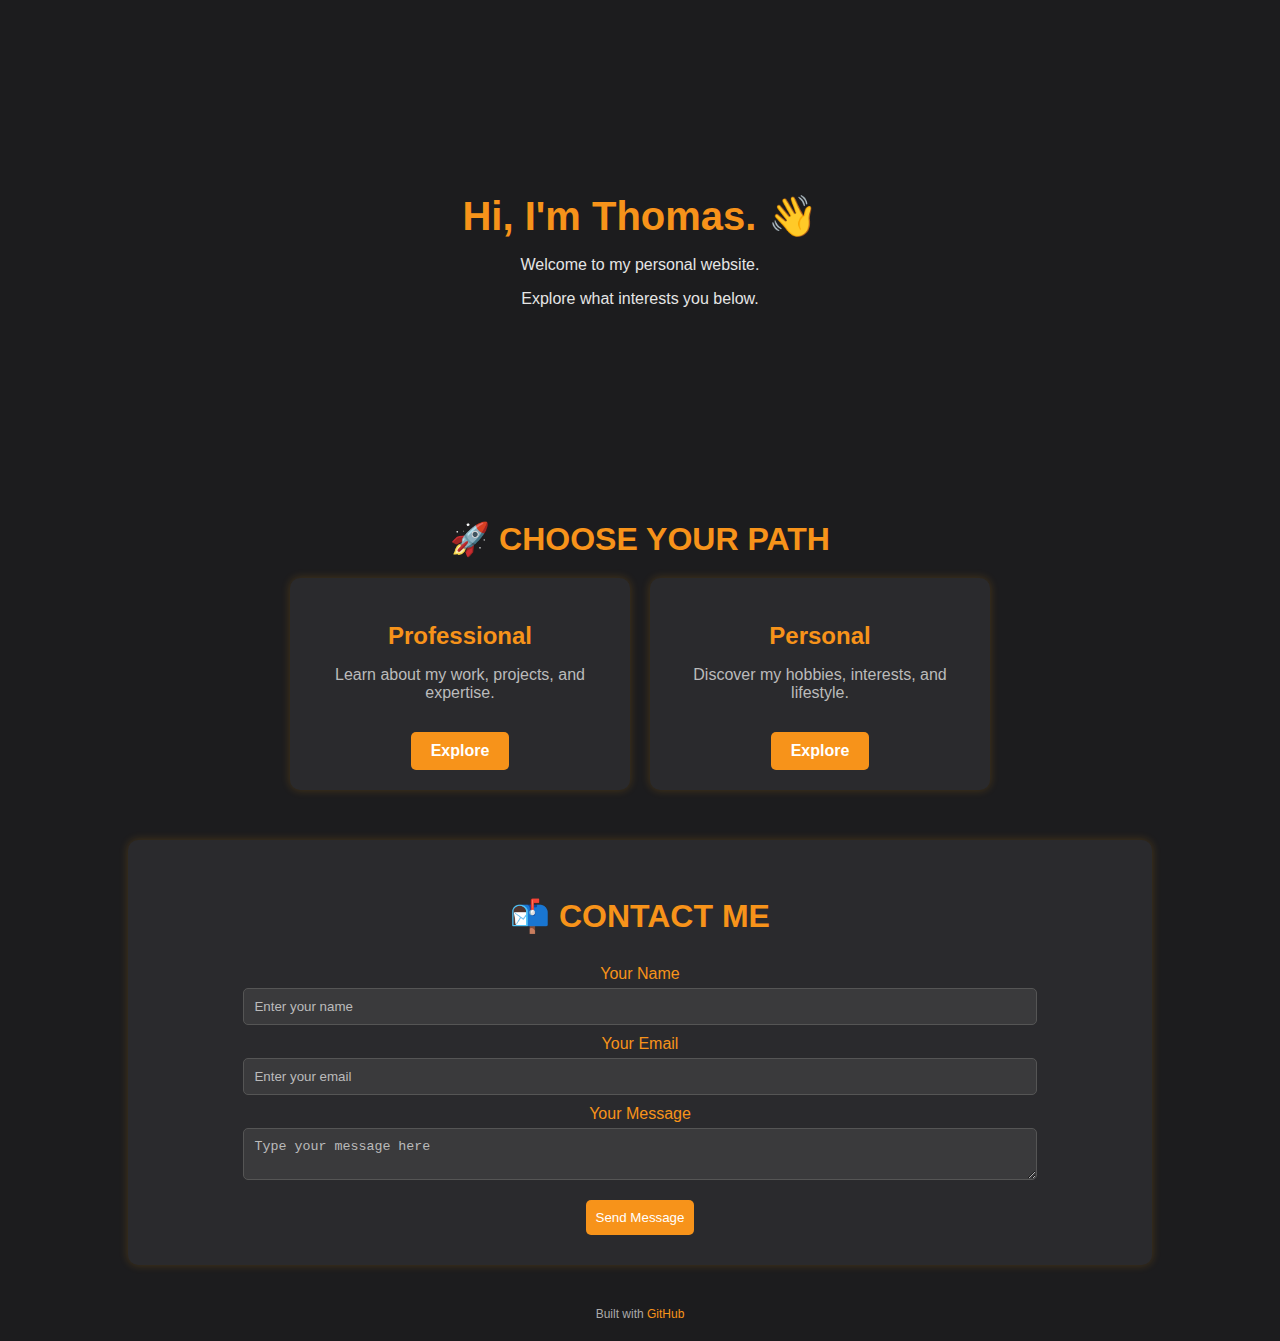
<file: index.html>
<!DOCTYPE html>
<html lang="en">
<head>
  <meta charset="UTF-8" />
  <meta name="viewport" content="width=device-width, initial-scale=1" />
  <meta name="color-scheme" content="light dark" />
  <title>Welcome to My Portfolio</title>
  <meta name="description" content="This is my personal portfolio and contact page." />
  <link rel="stylesheet" href="css/main.css" />
</head>
<body>

  <!-- Hero Section -->
  <section class="hero">
    <header>
      <h1>Hi, I'm Thomas. 👋</h1>
      <p>Welcome to my personal website.</p>
      <p>Explore what interests you below.</p>
    </header>
  </section>
  
  <!-- Choose Your Path Section -->
  <section id="choose-path">
    <h2>🚀 Choose Your Path</h2>
    <div class="cards-container">
      <!-- Professional Card -->
      <div class="card">
        <h3>Professional</h3>
        <p>Learn about my work, projects, and expertise.</p>
        <a href="professional.html" class="button">Explore</a>
      </div>

      <!-- Personal Card -->
      <div class="card">
        <h3>Personal</h3>
        <p>Discover my hobbies, interests, and lifestyle.</p>
        <a href="personal.html" class="button">Explore</a>
      </div>
    </div>
  </section>

  <!-- Contact Section -->
  <section id="contact-info">
    <h2>📬 Contact Me</h2>
    <form>
      <label for="name">Your Name</label>
      <input id="name" name="name" type="text" placeholder="Enter your name" required />

      <label for="email">Your Email</label>
      <input id="email" name="email" type="email" placeholder="Enter your email" required />

      <label for="message">Your Message</label>
      <textarea id="message" name="message" placeholder="Type your message here" required></textarea>

      <button type="submit">Send Message</button>
    </form>
  </section>

  <!-- Footer -->
  <footer>
    <small>
      Built with <a href="https://github.com/thb3893/thb3893.github.io">GitHub</a>
    </small>
  </footer>

  <script src="js/main.js"></script>
</body>
</html>
</file>
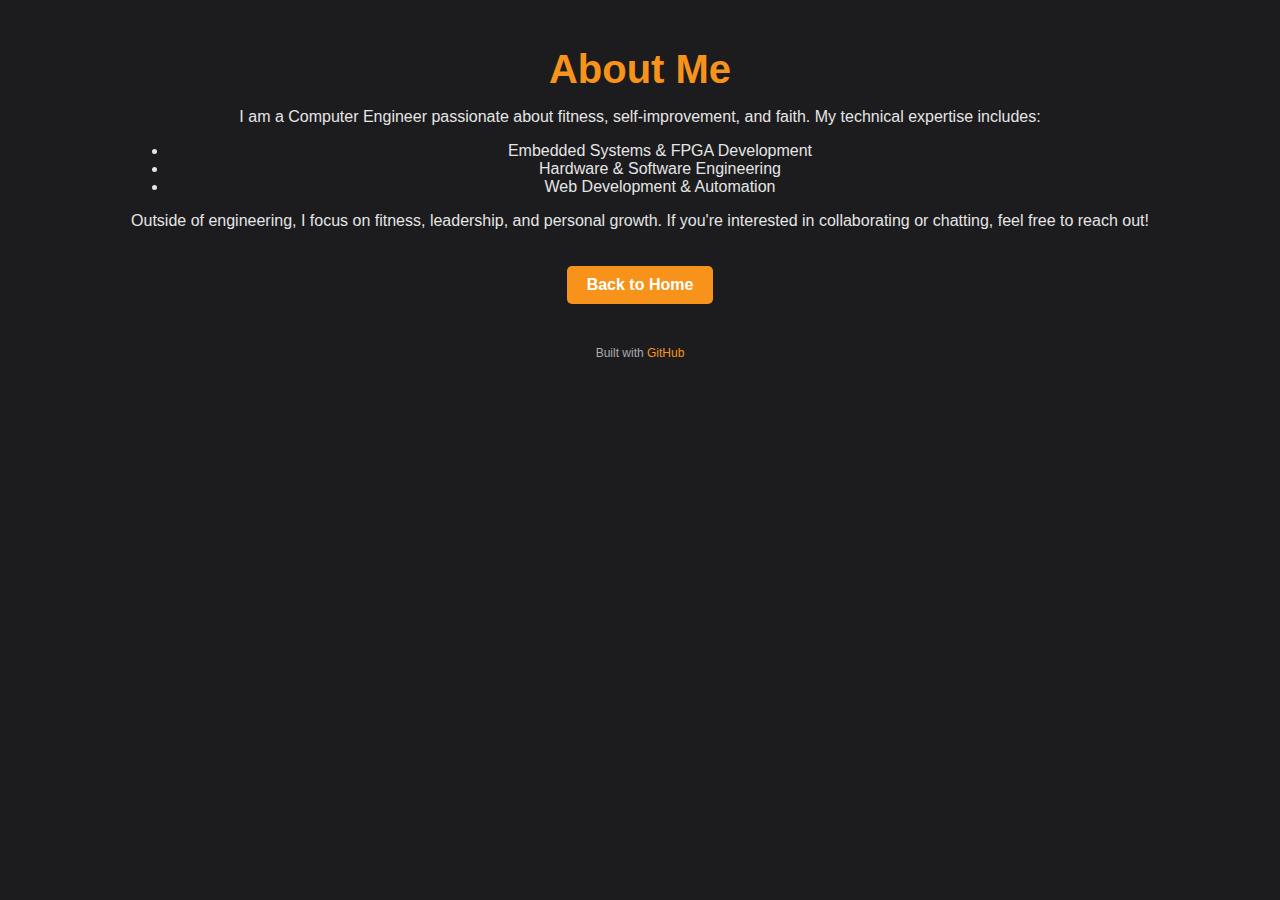
<file: about.html>
<!DOCTYPE html>
<html lang="en">
<head>
    <meta charset="UTF-8" />
    <meta name="viewport" content="width=device-width, initial-scale=1" />
    <meta name="color-scheme" content="light dark" />
    <title>About Me</title>
    <meta name="description" content="Learn more about Thomas." />
    <link rel="stylesheet" href="css/main.css" />
</head>

<body>
    <main>
        <header>
            <h1>About Me</h1>
        </header>

        <section>
            <p>
                I am a Computer Engineer passionate about fitness, self-improvement, and faith. 
                My technical expertise includes:
            </p>
            <ul>
                <li>Embedded Systems & FPGA Development</li>
                <li>Hardware & Software Engineering</li>
                <li>Web Development & Automation</li>
            </ul>
            <p>
                Outside of engineering, I focus on fitness, leadership, and personal growth. 
                If you're interested in collaborating or chatting, feel free to reach out!
            </p>
        </section>

        <a href="index.html" class="button">Back to Home</a>
    </main>

    <footer>
        <small>
            Built with <a href="https://github.com/thb3893/thb3893.github.io">GitHub</a>
        </small>
    </footer>

    <script src="js/main.js"></script>
</body>
</html>
</file>
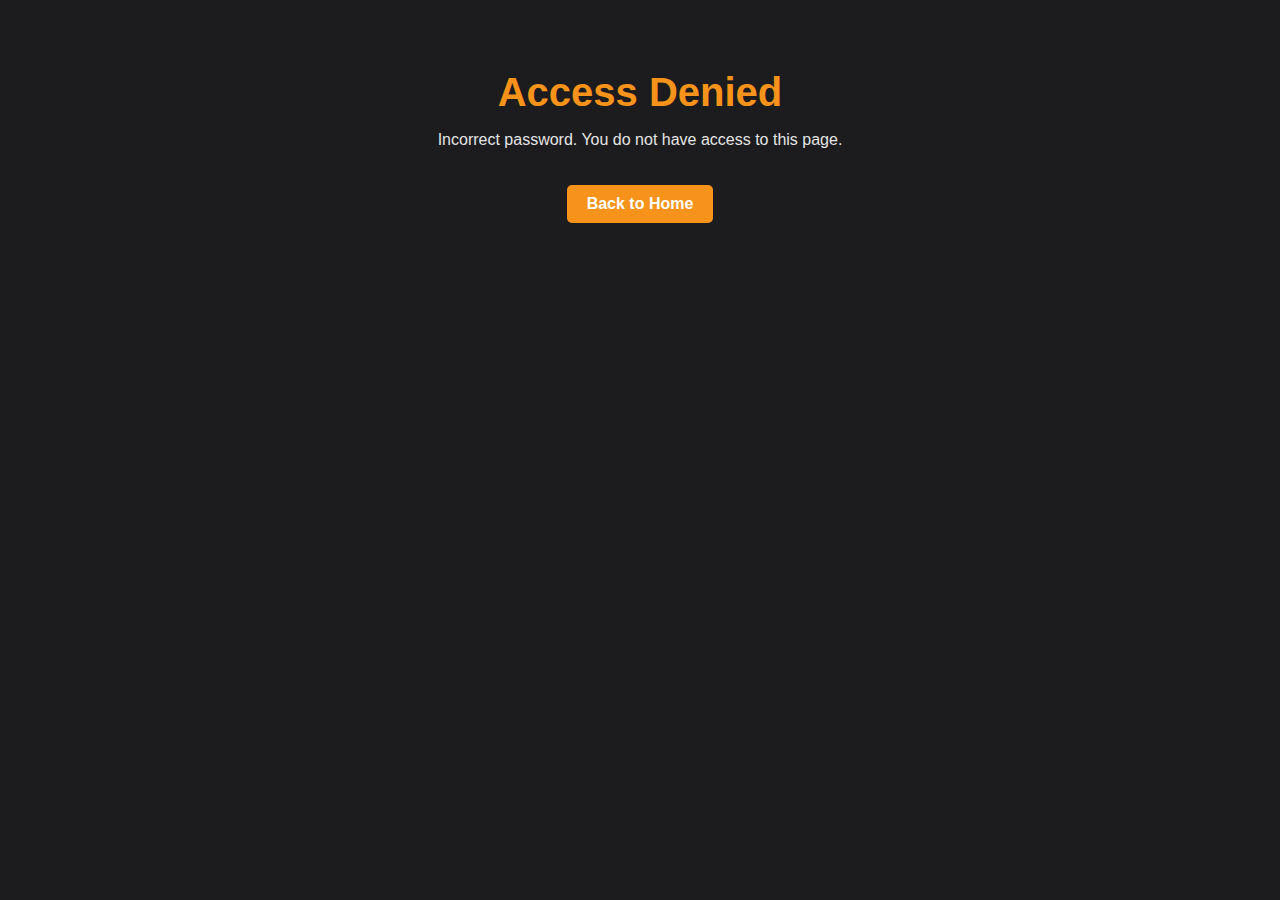
<file: personal.html>
<!DOCTYPE html>
<html lang="en">
<head>
  <meta charset="UTF-8" />
  <meta name="viewport" content="width=device-width, initial-scale=1" />
  <meta name="color-scheme" content="light dark" />
  <title>Personal - Thomas' Lifestyle</title>
  <meta name="description" content="Explore Thomas' personal side—hobbies, fitness journey, and lifestyle tips." />
  <link rel="stylesheet" href="css/main.css" />
</head>
<body>
  <!-- Fake Password Prompt -->
  <script>
    // Prompt user for password before showing content
    const userPassword = prompt("Enter password to access this page:");
    const correctPassword = "99";
    
    if (userPassword !== correctPassword) {
      // Overwrite entire page with "Access Denied"
      document.documentElement.innerHTML = `
        <head>
          <title>Access Denied</title>
          <link rel="stylesheet" href="css/main.css" />
        </head>
        <body>
          <main style="text-align: center; margin-top: 50px;">
            <h1>Access Denied</h1>
            <p>Incorrect password. You do not have access to this page.</p>
            <a href="index.html" class="button">Back to Home</a>
          </main>
        </body>
      `;
    }
  </script>

  <main>
    <!-- Personal Introduction -->
    <header>
      <h1>Welcome to My Personal Page</h1>
      <p>Discover my passions, fitness journey, and the things that inspire me every day.</p>
    </header>
    
    <!-- About My Journey -->
    <section id="personal-content">
      <h2>My Journey</h2>
      <p>
        Outside of my professional endeavors, I dedicate time to personal growth, fitness, and exploring life’s adventures.
        Here, I share insights into my fitness journey, tips for healthy living, and my favorite hobbies.
      </p>
    </section>
    
    <!-- Fitness Call-to-Action -->
    <section id="fitness">
      <h2>Get in Shape</h2>
      <p>
        Check out my training regime I use to build muscle and get in shape.
      </p>
      <a href="workout.html" class="button">Get in Shape and Build Muscle</a>
    </section>
    
    <!-- Navigation Back to Home -->
    <section id="back-home">
      <a href="index.html" class="button">Back to Home</a>
    </section>
  </main>
  
  <footer>
    <small>
      Built with <a href="https://github.com/thb3893/thb3893.github.io">GitHub</a>
    </small>
  </footer>
  
  <script src="js/main.js"></script>
</body>
</html>
</file>
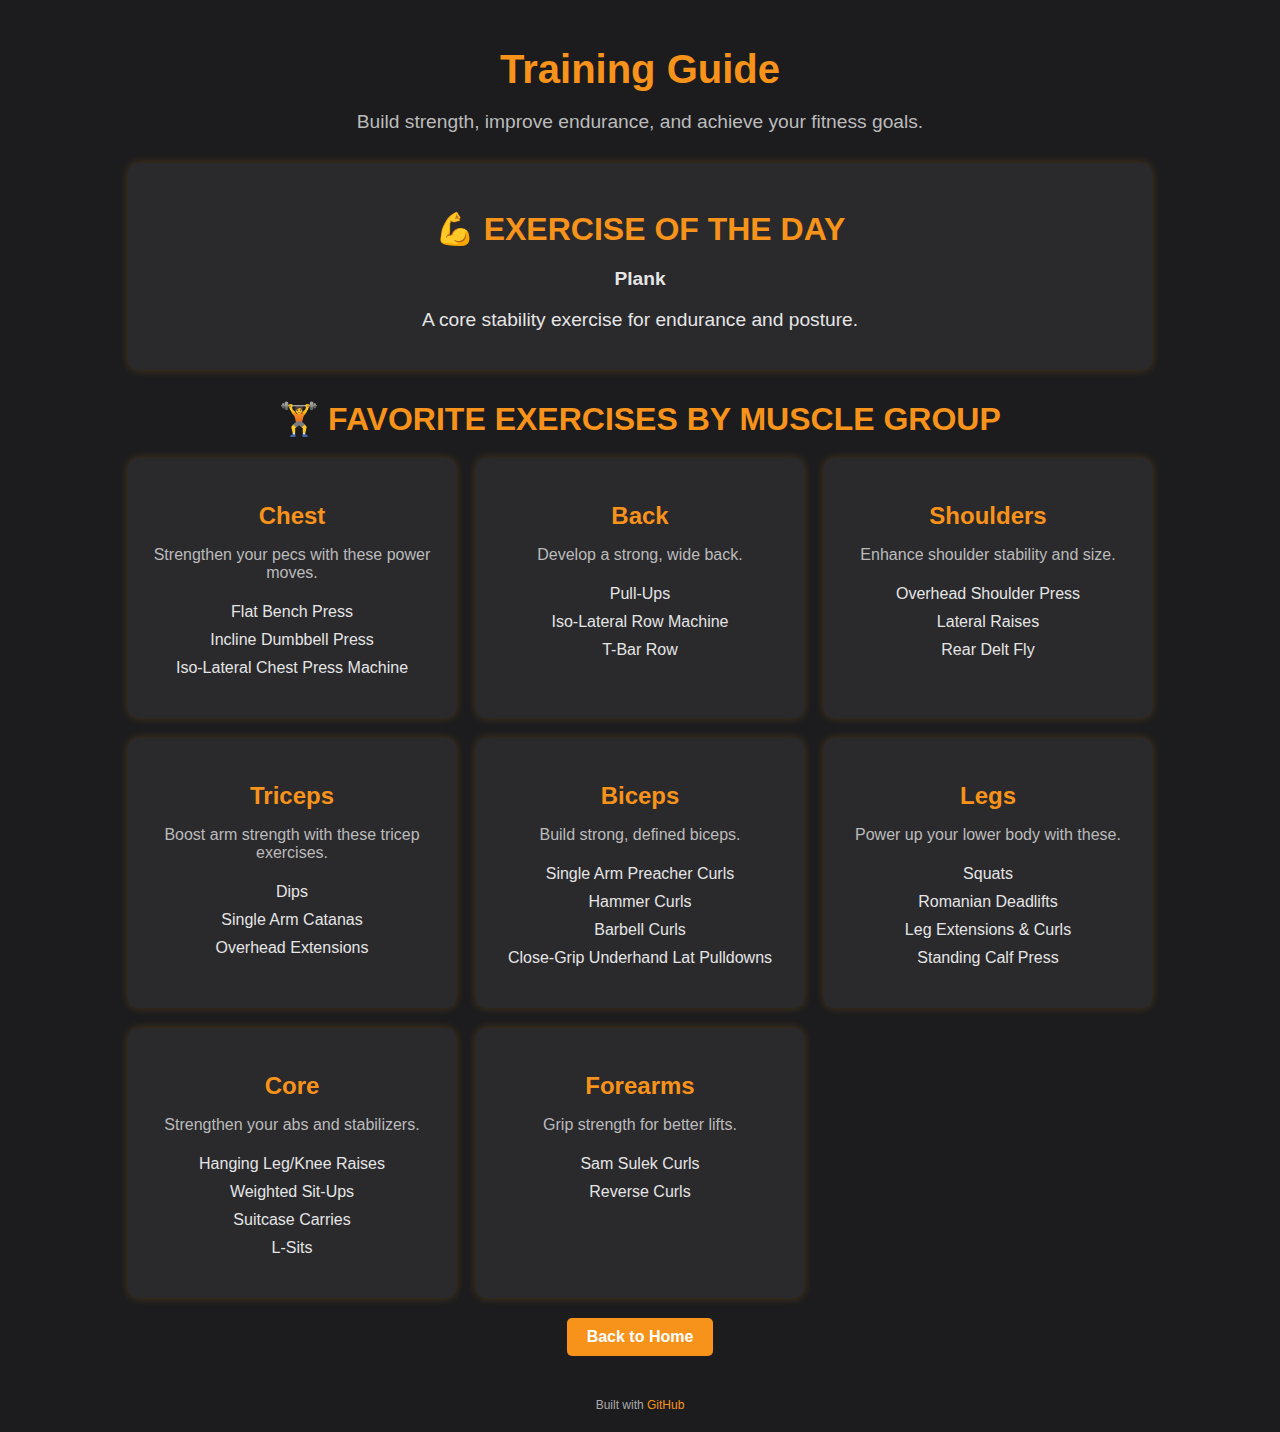
<file: workout.html>
<!DOCTYPE html>
<html lang="en">
<head>
  <meta charset="UTF-8" />
  <meta name="viewport" content="width=device-width, initial-scale=1" />
  <meta name="color-scheme" content="light dark" />
  <title>Training Guide - Get in Shape</title>
  <meta name="description" content="Detailed training guide for workouts including exercises for each muscle group." />
  <link rel="stylesheet" href="css/main.css" />
</head>
<body>
  <main>
    <!-- Page Header -->
    <header>
      <h1>Training Guide</h1>
      <p class="subtitle">
        Build strength, improve endurance, and achieve your fitness goals.
      </p>
    </header>

    <!-- Exercise of the Day -->
    <section id="exercise-of-the-day">
      <h2>💪 Exercise of the Day</h2>
      <p><strong id="exercise-name"></strong></p>
      <p id="exercise-description"></p>
    </section>

    <!-- Muscle Groups Section -->
    <section id="muscle-groups">
      <h2>🏋️ Favorite Exercises by Muscle Group</h2>
      <div class="exercise-grid">
        <!-- Chest -->
        <div class="exercise-card">
          <h3>Chest</h3>
          <p>Strengthen your pecs with these power moves.</p>
          <ul>
            <li>Flat Bench Press</li>
            <li>Incline Dumbbell Press</li>
            <li>Iso-Lateral Chest Press Machine</li>
          </ul>
        </div>

        <!-- Back -->
        <div class="exercise-card">
          <h3>Back</h3>
          <p>Develop a strong, wide back.</p>
          <ul>
            <li>Pull-Ups</li>
            <li>Iso-Lateral Row Machine</li>
            <li>T-Bar Row</li>
          </ul>
        </div>

        <!-- Shoulders -->
        <div class="exercise-card">
          <h3>Shoulders</h3>
          <p>Enhance shoulder stability and size.</p>
          <ul>
            <li>Overhead Shoulder Press</li>
            <li>Lateral Raises</li>
            <li>Rear Delt Fly</li>
          </ul>
        </div>

        <!-- Triceps -->
        <div class="exercise-card">
          <h3>Triceps</h3>
          <p>Boost arm strength with these tricep exercises.</p>
          <ul>
            <li>Dips</li>
            <li>Single Arm Catanas</li>
            <li>Overhead Extensions</li>
          </ul>
        </div>

        <!-- Biceps -->
        <div class="exercise-card">
          <h3>Biceps</h3>
          <p>Build strong, defined biceps.</p>
          <ul>
            <li>Single Arm Preacher Curls</li>
            <li>Hammer Curls</li>
            <li>Barbell Curls</li>
            <li>Close-Grip Underhand Lat Pulldowns</li>
          </ul>
        </div>

        <!-- Legs -->
        <div class="exercise-card">
          <h3>Legs</h3>
          <p>Power up your lower body with these.</p>
          <ul>
            <li>Squats</li>
            <li>Romanian Deadlifts</li>
            <li>Leg Extensions & Curls</li>
            <li>Standing Calf Press</li>
          </ul>
        </div>

        <!-- Core -->
        <div class="exercise-card">
          <h3>Core</h3>
          <p>Strengthen your abs and stabilizers.</p>
          <ul>
            <li>Hanging Leg/Knee Raises</li>
            <li>Weighted Sit-Ups</li>
            <li>Suitcase Carries</li>
            <li>L-Sits</li>
          </ul>
        </div>

        <!-- Forearms -->
        <div class="exercise-card">
          <h3>Forearms</h3>
          <p>Grip strength for better lifts.</p>
          <ul>
            <li>Sam Sulek Curls</li>
            <li>Reverse Curls</li>
          </ul>
        </div>
      </div>
    </section>

    <!-- Back Home Button -->
    <section id="back-home">
      <a href="index.html" class="button">Back to Home</a>
    </section>
  </main>

  <footer>
    <small>
      Built with <a href="https://github.com/thb3893/thb3893.github.io">GitHub</a>
    </small>
  </footer>

  <script src="js/main.js"></script>

  <script>
    const exercises = [
      { name: "Bench Press", description: "A compound movement for building chest strength." },
      { name: "Pull-ups", description: "Excellent for back and biceps development." },
      { name: "Squats", description: "One of the best leg exercises for strength and stability." },
      { name: "Plank", description: "A core stability exercise for endurance and posture." },
      { name: "Deadlifts", description: "An essential full-body strength exercise." },
      { name: "Overhead Press", description: "Great for shoulder strength and posture." },
      { name: "Russian Twists", description: "Targets your obliques for core definition." }
    ];
    
    function getExerciseOfTheDay() {
      const today = new Date().getDate();
      const index = today % exercises.length;
      return exercises[index];
    }
    
    window.onload = function() {
      const exercise = getExerciseOfTheDay();
      document.getElementById("exercise-name").textContent = exercise.name;
      document.getElementById("exercise-description").textContent = exercise.description;
    };
  </script>

</body>
</html>
</file>
<file: css/main.css>
/* General Styles */
body {
    background-color: #1c1c1e;
    color: #e5e5e5;
    font-family: Inter, sans-serif;
    text-align: center;
    max-width: 80%;
    margin: 0 auto;
    padding: 20px;
}

/* Smooth Scrolling */
html {
    scroll-behavior: smooth;
}

/* Titles */
h1 {
    font-size: 2.5rem;
    font-weight: bold;
    color: #f7931a;
    margin-bottom: 10px;
}

h2 {
    font-size: 2rem;
    color: #f7931a;
    text-transform: uppercase;
    margin-bottom: 15px;
}

/* Subtitle */
.subtitle {
    font-size: 1.2rem;
    color: #bbb;
    margin-bottom: 30px;
}

/* General Styles */
body {
    background-color: #1c1c1e;
    color: #e5e5e5;
    font-family: Inter, sans-serif;
    text-align: center;
    max-width: 80%;
    margin: 0 auto;
    padding: 20px;
}

/* Titles */
h1 {
    font-size: 2.5rem;
    font-weight: bold;
    color: #f7931a;
    margin-bottom: 10px;
}

h2 {
    font-size: 2rem;
    color: #f7931a;
    text-transform: uppercase;
    margin-bottom: 20px;
}

/* Hero Section */
.hero {
    display: flex;
    flex-direction: column;
    justify-content: center;
    align-items: center;
    height: 50vh;
    text-align: center;
}

/* Choose Your Path Section */
#choose-path {
    margin: 50px auto;
}

.cards-container {
    display: flex;
    justify-content: center;
    gap: 20px;
    margin-top: 20px;
}

.card {
    background-color: #2a2a2d;
    padding: 20px;
    border-radius: 10px;
    box-shadow: 0 0 10px rgba(255, 165, 0, 0.2);
    width: 300px;
    transition: transform 0.3s ease-in-out, box-shadow 0.3s ease-in-out;
}

.card:hover {
    transform: scale(1.05);
    box-shadow: 0 0 15px rgba(255, 165, 0, 0.4);
}

.card h3 {
    color: #f7931a;
    font-size: 1.5rem;
    margin-bottom: 10px;
}

.card p {
    font-size: 1rem;
    color: #bbb;
    margin-bottom: 10px;
}

/* Buttons */
.button {
    display: inline-block;
    padding: 10px 20px;
    margin-top: 10px;
    background-color: #f7931a;
    color: white;
    text-decoration: none;
    border-radius: 5px;
    font-weight: bold;
    transition: background-color 0.3s;
}

.button:hover {
    background-color: #d17c12;
}

/* Contact Section */
#contact-info {
    background-color: #2a2a2d;
    padding: 30px;
    border-radius: 10px;
    margin-top: 40px;
    box-shadow: 0 0 10px rgba(255, 165, 0, 0.2);
}

#contact-info form {
    display: flex;
    flex-direction: column;
    align-items: center;
}

#contact-info label {
    font-size: 1rem;
    margin-top: 10px;
    color: #f7931a;
}

#contact-info input,
#contact-info textarea {
    background-color: #3a3a3c;
    color: white;
    border: 1px solid #555;
    padding: 10px;
    border-radius: 5px;
    width: 80%;
    margin-top: 5px;
}

#contact-info input::placeholder,
#contact-info textarea::placeholder {
    color: #bbb;
}

#contact-info button {
    background-color: #f7931a;
    color: white;
    border: none;
    padding: 10px;
    border-radius: 5px;
    cursor: pointer;
    margin-top: 20px;
}

#contact-info button:hover {
    background-color: #d17c12;
}

/* Footer */
footer {
    margin-top: 40px;
    font-size: 0.9rem;
    color: #aaa;
}

footer a {
    color: #f7931a;
    text-decoration: none;
}

footer a:hover {
    color: #ffb347;
}

/* Exercise of the Day */
#exercise-of-the-day {
    background-color: #2a2a2d;
    padding: 20px;
    border-radius: 10px;
    margin-bottom: 30px;
    box-shadow: 0 0 10px rgba(255, 165, 0, 0.2);
}

#exercise-of-the-day p {
    font-size: 1.2rem;
}

/* Exercise Grid */
.exercise-grid {
    display: grid;
    grid-template-columns: repeat(auto-fit, minmax(280px, 1fr));
    gap: 20px;
    margin-top: 20px;
}

/* Exercise Cards */
.exercise-card {
    background-color: #2a2a2d;
    padding: 20px;
    border-radius: 10px;
    box-shadow: 0 0 10px rgba(255, 165, 0, 0.2);
    transition: transform 0.3s ease-in-out, box-shadow 0.3s ease-in-out;
}

.exercise-card:hover {
    transform: scale(1.05);
    box-shadow: 0 0 15px rgba(255, 165, 0, 0.4);
}

.exercise-card h3 {
    color: #f7931a;
    font-size: 1.5rem;
    margin-bottom: 10px;
}

.exercise-card p {
    font-size: 1rem;
    color: #bbb;
    margin-bottom: 10px;
}

.exercise-card ul {
    list-style: none;
    padding: 0;
}

.exercise-card li {
    font-size: 1rem;
    padding: 5px 0;
    color: #e5e5e5;
}

/* Buttons */
.button {
    display: inline-block;
    padding: 10px 20px;
    margin-top: 20px;
    background-color: #f7931a;
    color: white;
    text-decoration: none;
    border-radius: 5px;
    font-weight: bold;
    transition: background-color 0.3s;
}

.button:hover {
    background-color: #d17c12;
}

/* Footer */
footer {
    margin-top: 40px;
    font-size: 0.9rem;
    color: #aaa;
}

footer a {
    color: #f7931a;
    text-decoration: none;
}

footer a:hover {
    color: #ffb347;
}
</file>
